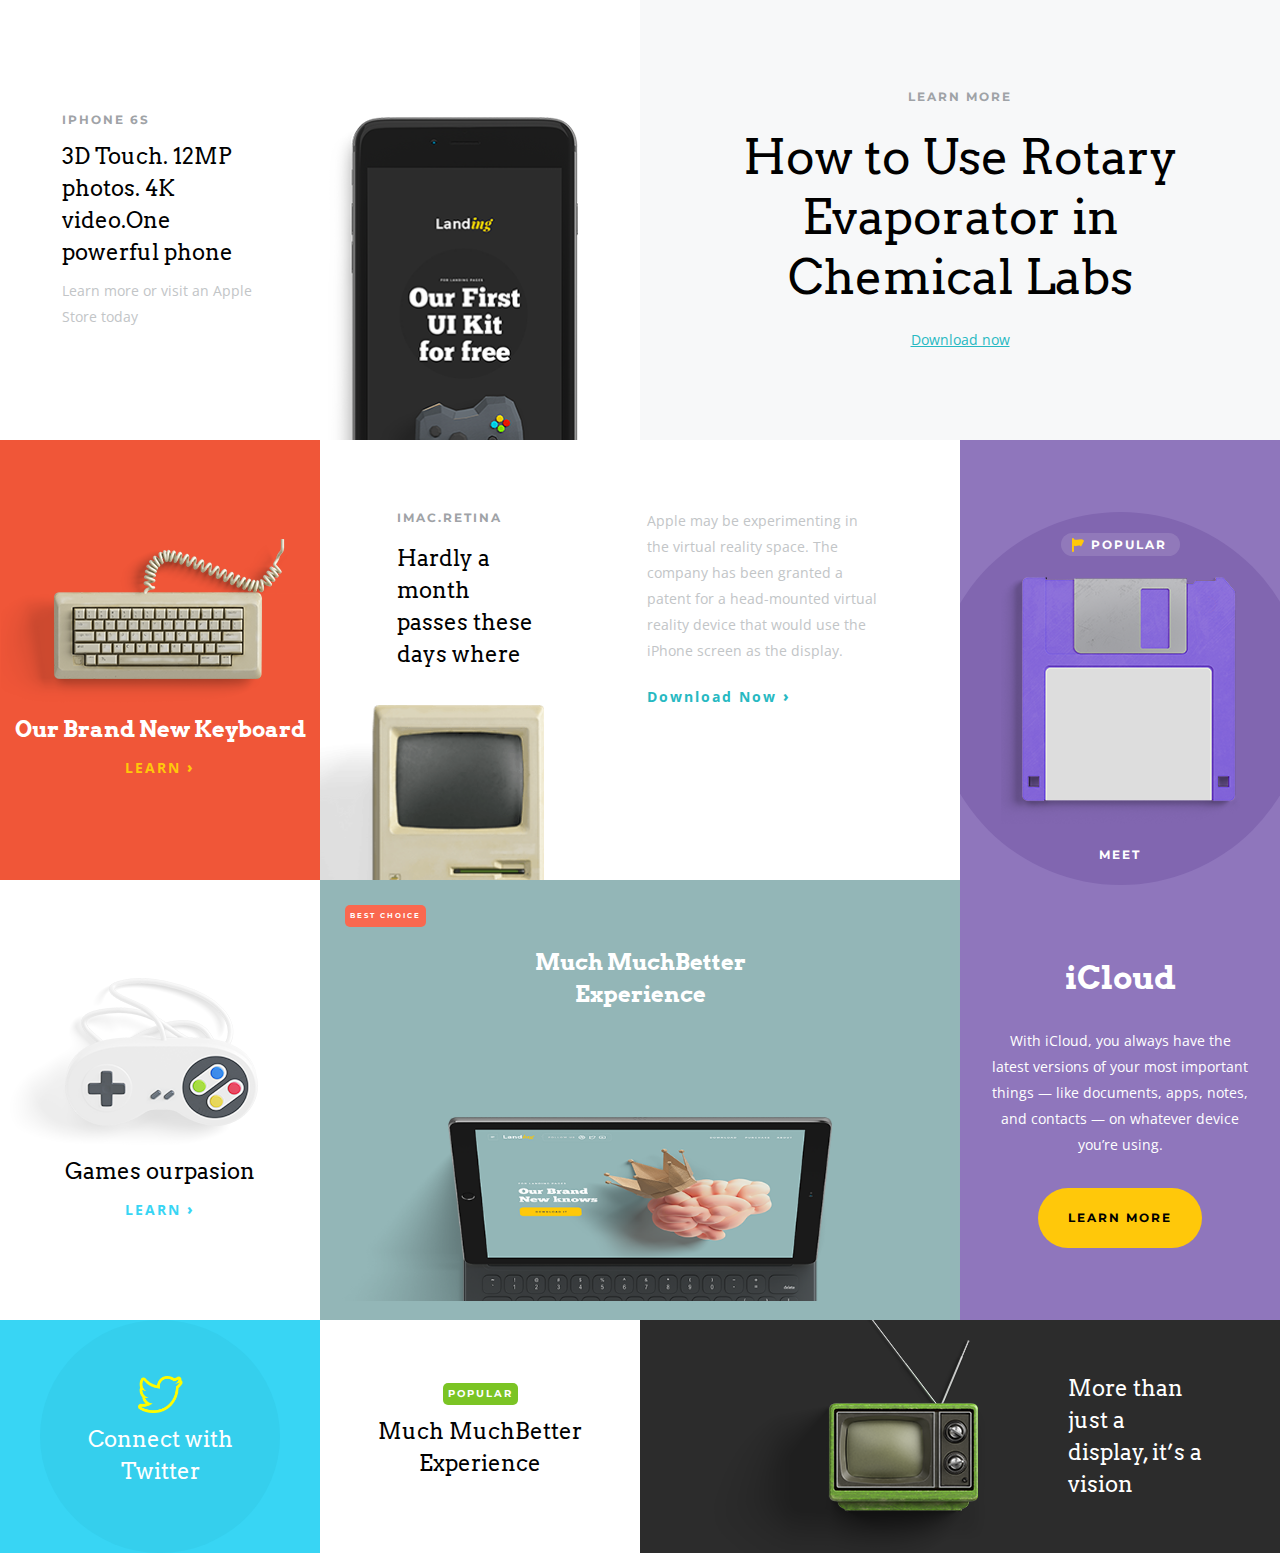
<file: Grid Website/index.html>
<html>
    <head>
        <link href="https://fonts.googleapis.com/css2?family=Open+Sans:ital,wght@0,300..800;1,300..800&display=swap" rel="stylesheet">
        <link href="https://fonts.googleapis.com/css2?family=Montserrat:ital,wght@0,100..900;1,100..900&display=swap" rel="stylesheet">
        <link href="https://fonts.googleapis.com/css2?family=Arvo:ital,wght@0,400;0,700;1,400;1,700&family=Montserrat:ital,wght@0,100..900;1,100..900&display=swap" rel="stylesheet">
        <link rel="stylesheet" href="CSS/main.css">
        <link rel="stylesheet" href="CSS/media.css">
    </head>
    <body>
        <div class="container">
            <div class="child child-1">
                <div class="child-1-text">
                    <div class="caps">IPHONE 6S</div>
                    <h3>3D Touch. 12MP photos. 4K video.One powerful phone</h3>
                    <p>Learn more or visit an Apple Store today</p>
                </div>
                <img src="images/img-1.png" alt="">
            </div>
            <div class="child child-2">
                <div class="caps">LEARN MORE</div>
                <h1>How to Use Rotary Evaporator in Chemical Labs</h1>
                <a href="">Download now</a>
            </div>
            <div class="child child-3">
                <img src="images/img-2.png" alt="">
                <h3><strong>Our Brand New Keyboard</strong></h3>
                <a href="">LEARN <strong>›</strong></a>
            </div>
            <div class="child child-4">
                <div class="child-4-left">
                    <div class="caps">IMAC.RETINA</div>
                    <h3>Hardly a month passes these days where</h3>
                    <img src="images/img-3.png" alt="">
                </div>
                <div class="child-4-right">
                    <p>Apple may be experimenting in the virtual reality space. The company has been granted a patent for a head-mounted virtual reality device that would use the iPhone screen as the display.
                    </p>
                    <a href="">Download Now <strong>›</strong></a>
                </div>
            </div>
            <div class="child child-5">
                <div class="child-5-top">
                    <div class="text-block">POPULAR</div>
                    <img src="images/img-4.png" alt="">
                    <div class="caps">MEET</div>
                </div>
                <div class="child-5-bottom">
                    <h2><strong>iCloud</strong></h2>
                    <p>With iCloud, you always have the latest versions of your most important things — like documents, apps, notes, and contacts — on whatever device you’re using.</p>
                    <button>LEARN MORE</button>
                </div>
            </div>
            <div class="child child-6">
                <img src="images/img-5.png" alt="">
                <h3>Games ourpasion</h3>
                <a href="">LEARN <strong>›</strong></a>
            </div>
            <div class="child child-7">
                <div class="text-block">BEST CHOICE</div>
                <div class="child-7-content">
                    <h3>Much MuchBetter Experience</h3>
                    <img src="images/img-6.png" alt="">
                </div>
                
            </div>
            <div class="child child-8">
                <div class="child-8-container">
                    <img src="images/img-7.png" alt="">
                    <h3>Connect with Twitter</h3>
                </div>
            </div>
            <div class="child child-9">
                <div class="text-block">POPULAR</div>
                <h3>Much MuchBetter Experience</h3>
            </div>
            <div class="child child-10">
                <img src="images/img-8.png" alt="">
                <h3>More than just a display,  it’s a vision</h3>
            </div>
        </div>
    </body>
</html>
</file>
<file: Grid Website/CSS/main.css>
*{
    margin: 0;
}
.container{
    display: grid;
    grid-template-areas: 
    "item1 item1 item2 item2"
    "item3 item4 item4 item5"
    "item6 item7 item7 item5"
    "item8 item9 item10 item10";
    /* grid-template-rows: auto; */
    grid-template-columns: 1fr 1fr 1fr 25%;
    grid-template-rows: 1fr 1fr 1fr 15%;

}
h1,h2{
    font-family: "Arvo", serif;
}
h3{
    font-family: "Arvo", serif;
    margin: 10px 0;
    max-width: 300px;
    /* padding: 31px 0; */
    font-size: 22px;
    line-height: 32px;
    font-weight: 400;
}


p , a {
    font-family: "Open Sans",sans-serif;
    color: #C2C5C7;
    font-size: 14px;
    line-height: 26px;
}

.text-block{
    background-color: hsla(0, 0%, 100%, .13);
    padding: 2px 13px 1px 30px;
    border-radius: 60px;
    color: white;
}


.caps , .text-block , button{
    font-family: "Montserrat", sans-serif;
    font-size: 12px;
    font-weight: 700;
    line-height: 20px;
    color: #9fa3a7;
    letter-spacing: 2px;
}
/* img{
    width: 40%;
} */

.child{
    display: flex;
    overflow: hidden;
}

.child-1{
    grid-area: item1;
    /* display: flex; */
    justify-content: space-evenly;
    align-items: center;
}
.child-1 img{
    width: 250px;
    max-width: 100%;
    margin-top: 40px;
    position: relative;
    bottom: -50px;
}

.child-1-text{
    width: 32%;
}
.child-2{
    grid-area: item2;
    background-color: #F7F8F9;
    text-align: center;
    align-items: center;
    justify-content: center;
    flex-direction: column;
}

.child-2 h1{
    font-size: 48px;
    line-height: 60px;
    font-weight: 400;
    max-width: 550px;
    margin: 20px 0;
} 

.child-2 a{
    color: #27b9c2;
}

.child-3{
    grid-area: item3;
    background-color: #F05638;
    text-align: center;
    align-items: center;
    justify-content: center;
    flex-direction: column;
    overflow: hidden;
}

.child-3 img{
    max-width: 100%;
    width: 319px;
    
}

.child-3 h3{
    color: white;
}
.child-3 a{
    color: #FFC80A;
    letter-spacing: 2px;
    font-weight: 700;
    text-decoration: none;
}
.child-4{
    grid-area: item4;
    /* display: flex; */
    justify-content: space-around;
    /* overflow: hidden; */
    padding-top: 68px;
    padding-right: 4%;
    padding-left: 4%;
}
.child-4 img{
    position: relative;
     /* left: -60px; */
    /*top: 22%;
    width: 110%; */
    max-width: 479px;
    margin-top: 20px;
    /* flex-shrink:1 ; */
    align-self: end;
}

.child-4-left{
    display: flex;
    flex-direction: column;
    justify-content: space-between;
    width: 25%;
}

.child-4-right{
    width: 40%;
}

.child-4-right a{
    color: #27b9c2;
    letter-spacing: 2px;
    font-weight: 700;
    text-decoration: none;
}
.child-4-right p{
    margin-bottom: 20px;
}
.child-5{
    grid-area: item5;
    background-color: #8F76BC;
    flex-direction: column;
    text-align: center;
    align-items: center;
    justify-content: space-evenly;
    overflow: hidden;
}

.child-5-top{
    background-color: #8166B0;
    height: 373px;
    width: 373px;
    border-radius: 50%;
    display: flex;
    flex-direction: column;
    justify-content: space-evenly;
    align-items: center;
    column-gap: 10px;
   
}
.child-5-top .text-block{
    background-image: url(../images/popular-bg.png);
    background-size: 12px;
    background-position: 11px 50%;
    background-repeat: no-repeat;
    color: white;
}

.child-5-top .caps{
    color: white;
}

.child-5-bottom{
    width: 80%;
    
}

.child-5-bottom p{
    margin: 30px 0;
    color: white;
}

.child-5-bottom h2{
    font-size: 32px;
    font-weight: 700;
    color: white;
}

.child-5-bottom button{
    padding: 20px;
    border-radius: 50px;
    padding: 20px 30px;
    background-color: #FFC80A;
    border: none;
    color: black;
}
.child-5 img{
    max-width: 100%;
    width: 239px;
}


.child-6{
    grid-area: item6;  
    text-align: center;
    align-items: center;
    justify-content: center;
    flex-direction: column;
    
}
.child-6 img{
    width: 248px;
    position: relative;
    left: -8%;
    max-width: 100%;
}
.child-6 a{
    color: #38D5F4;
    letter-spacing: 2px;
    font-weight: 700;
    text-decoration: none;
}
.child-7{
    grid-area: item7;
    background-color: #93B6B7;
    /* flex-direction: column;
    text-align: center;
    align-items: center;
    align-content: end;
    justify-content: space-around; */
    background-image: url(https://uploads-ssl.webflow.com/5bc242f45a5ed923b1704210/5bc2f42d5a5ed97dab707e7e_UX.png);
    background-position: 50% 100%;
    background-size: 70%;
    background-repeat: no-repeat;
    position: relative;
    justify-content: center;
    /* align-items: end; */
}

.child-7 .text-block{
    color: white;
    background-color: #FA684F;
    padding: 1px 5px;
    border-radius: 5px;
    font-size: 7px;
    position: absolute;
    top: 25px;
    left: 25px;
}

.child-7-content{
    display: flex;
    /* width: 70%;
    height: 90%; */
    flex-direction: column;
    text-align: center;
    align-items: center;
    align-content: end;
    justify-content: space-evenly;
}

.child-7 h3{
    font-weight: 700;
    color: white;
}
.child-7 img{
    /* max-width: 100%;
    width: 560px;
    position: relative; */
    /* left: -11%; */
    position: relative;
    left: -10%;
    width: 80%;
    bottom: -37px;
    /* max-width: 100%; */
}

.child-8{
    grid-area: item8;
    background-color: #38D5F4;
    text-align: center;
    align-items: center;
    justify-content: center;
    flex-direction: column;
}

.child-8-container{
    width: 240px;
    height: 240px;
    border-radius: 50%;
    background-color: #35CFED;
    display: flex;
    flex-direction: column;
    align-items: center;
    justify-content: center;
}

.child-8 h3{
    color: white;
    width: 80%;
}
.child-8 img{
    max-width: 100%;
    width: 45px;
}
.child-9{
    grid-area: item9;
    text-align: center;
    align-items: center;
    justify-content: center;
    flex-direction: column;
}

.child-9 .text-block{
    background-color: #7BC424;
    color: white;
    padding: 1px 5px;
    border-radius: 5px;
    font-size: 10px;
}
.child-10{
    grid-area: item10;
    background-color: #2C2C2C;
    /* flex-direction: column; */
    justify-content: space-around;
    text-align: start;
    align-items: center;
    color: white;
    overflow: hidden;
    padding-right: 5%;
    padding-left: 5%;
}
.child-10 img{
    width: 271px;
    max-width: 100%;
    /* display: block; */
    vertical-align: middle;
    display: inline-block;
}

.child-10 h3{
    width: 24%;

}
</file>
<file: Grid Website/CSS/media.css>
@media (max-width: 640px){
    .container{
        display: flex;
        flex-direction: column;
        flex-wrap: wrap;
       }
       .child{
        width: 100%;
        padding: 50px 0;
        /* margin: 0 auto; */
       }
       .child-1{
        flex-direction: column;
        /* justify-content: center; */
       }
       .child-1-text{
            width: 100%;
            padding-left: 50px;
       }
       .child-1 img{
        position: relative;
        bottom: -50px;
       }
       .child-2{
        order: -1;
       }
       .child-3{
        order: 1;
       }
       .child-4{
        order: 3;
        flex-direction: column;
       overflow: hidden;
       }

       .child-4-left{
        width: 100%;
        padding-left: 50px;
        
       }
       .child-4-right{
        padding: 20px;
        width: 90%;
       }

       .child-4-left img{
        /* position: relative;
        align-self: self-start; */
        left: -40%;
        width: 150%;
        max-width: none;
       }
       .child-5{
        order: 6;
       }
       .child-7 img{
        position: relative;
        bottom: -50px;
       }
       .child-6{
        order: 2;
       }
       .child-7{
        order: 5;
       }
       .child-8{
        order: 4;
       }
       
       .child-9{
        order: 7;
       }
       .child-10{
        order: 8;
        flex-direction: column;
        padding: 0;
       }
       .child-10 h3{
        width: 80%;
        text-align: center;
       }
       .child-10 img{
        position: relative;
        right: 40px;
       }


}
/* sm 640px */


@media (min-width: 640px) and (max-width: 768px) { 
   .container{
    display: flex;
    flex-direction: column;
    flex-wrap: wrap;
   }
   .child{
    width: 100%;
    padding: 50px 0;
    /* margin: 0 auto; */
   }
   .child-1{
    flex-direction: column;

   }
   .child-1-text{
        width: 100%;
        padding-left: 50px;
   }
   .child-1 img{
        position: relative;
        bottom: -50px;
   }
   .child-2{
    order: -1;
   }
   .child-3{
    order: 1;
   }
   .child-4{
    order: 3;
    flex-direction: column;
   overflow: hidden;
   }

   .child-4-left{
    width: 100%;
    padding-left: 50px;
    
   }
   .child-4-right{
    padding: 20px;
    width: 90%;
   }

   .child-4-left img{
    /* position: relative;
    align-self: self-start; */
    left: -40%;
    width: 150%;
    max-width: none;
   }
   .child-5{
    order: 6;
   }
   .child-6{
    order: 2;
   }
   .child-7{
    order: 5;
   }
   .child-7 img{
    position: relative;
    bottom: -50px;
   }
   .child-8{
    order: 4;
   }
   
   .child-9{
    order: 7;
   }
   .child-10{
    order: 8;
    flex-direction: column;
    padding: 0;
   }
   .child-10 h3{
    width: 80%;
    text-align: center;
   }
   .child-10 img{
    position: relative;
    right: 40px;
   }


 }
/* md	768px	 */
@media (min-width: 768px) and (max-width: 1024px){
    .container{
        display: grid;
        grid-template-areas: 
        "item2 item2"
        "item1 item1"
        "item3 item6"
        "item4 item4"
        "item8 item5"
        "item7 item5"
        "item9 item9"
        "item10 item10";
        /* grid-template-rows: auto; */
        grid-template-columns: 1fr 1fr;
        grid-template-rows: repeat(8,auto);
    }
    .child{
        width: 100%;
        padding: 20px 0;
        /* margin: 0 auto; */
       }
    .child-1{
        width: 100%;
        flex-wrap: wrap;
    }
    .child-4 img{
        position: relative;
        bottom: -20px;
    }
    .child-7 img{
        position: relative;
        bottom: -45px;
    }
 
}
/* lg	1024px	 */
@media (min-width: 1024px) { 

}
/* xl	1280px	 */
@media (min-width: 1280px) { 

}
/* 2xl	1536px	 */
@media (min-width: 1536px) {

}
</file>
